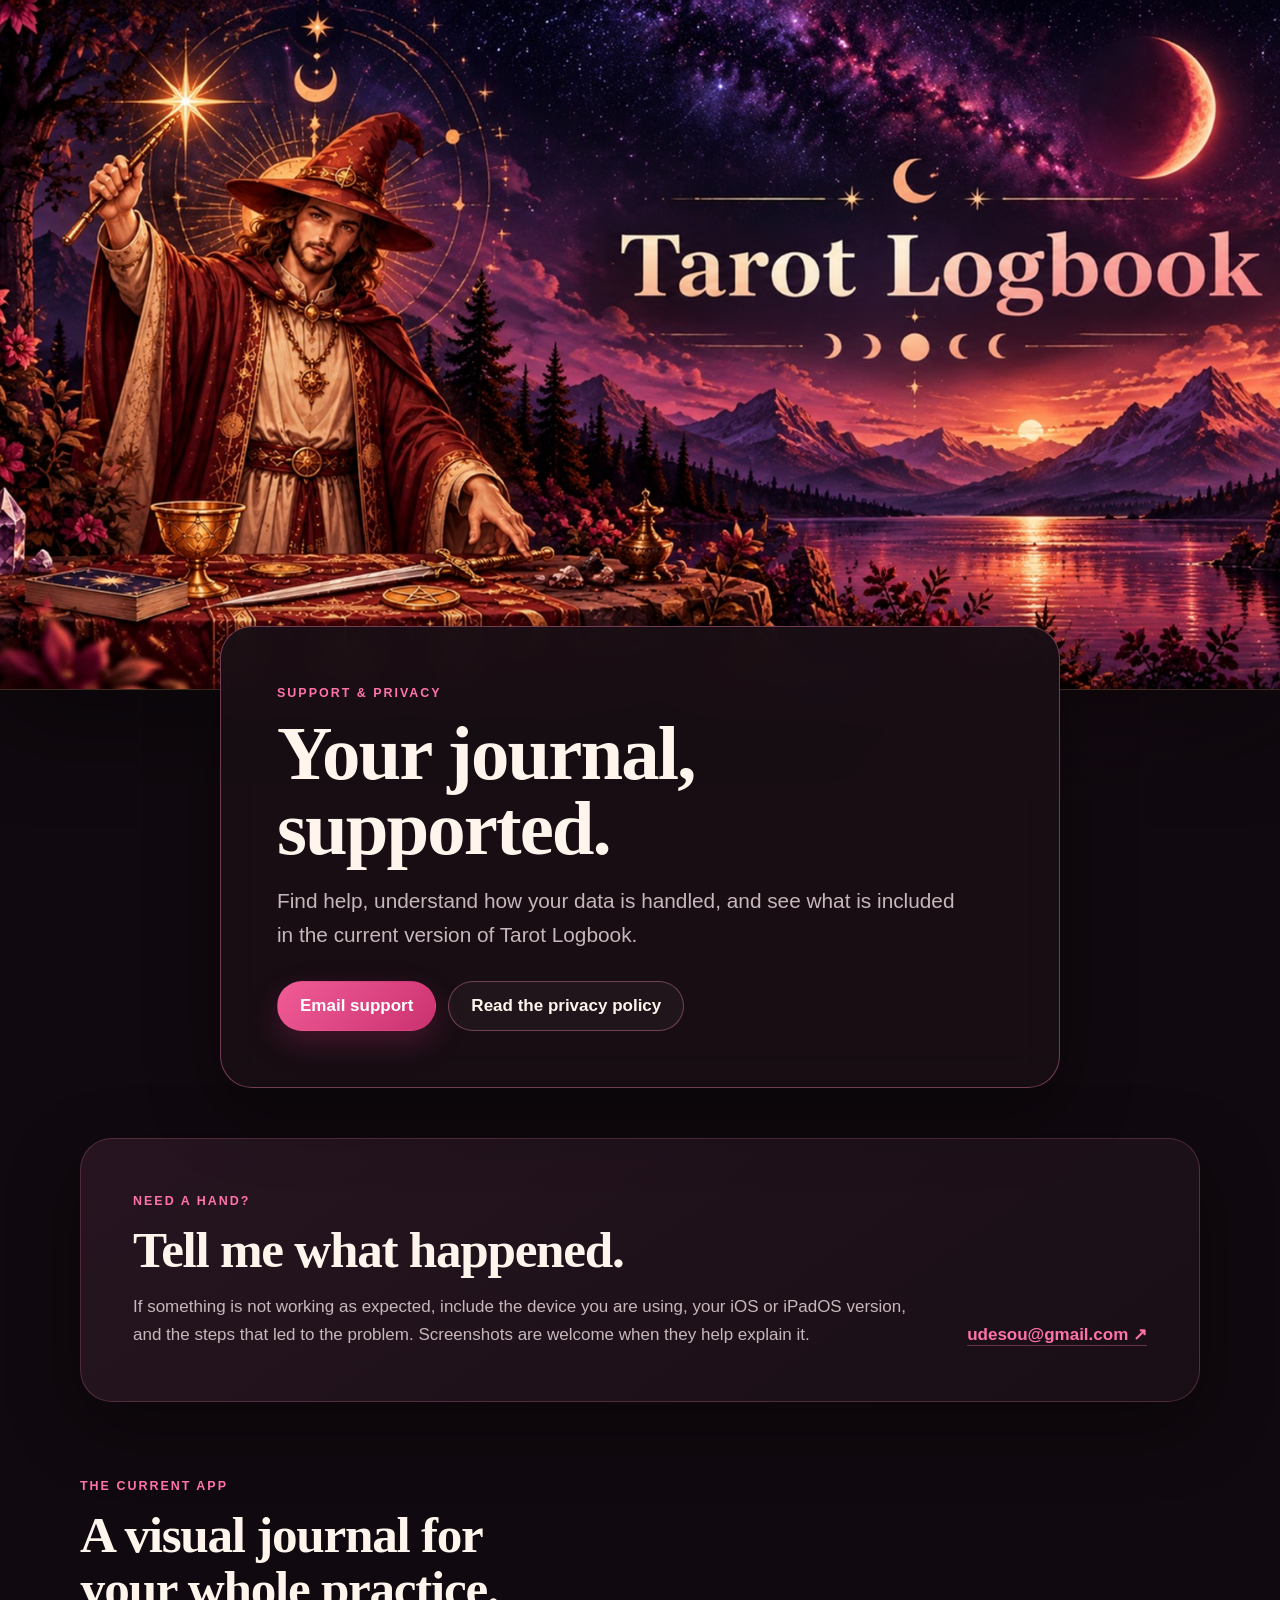
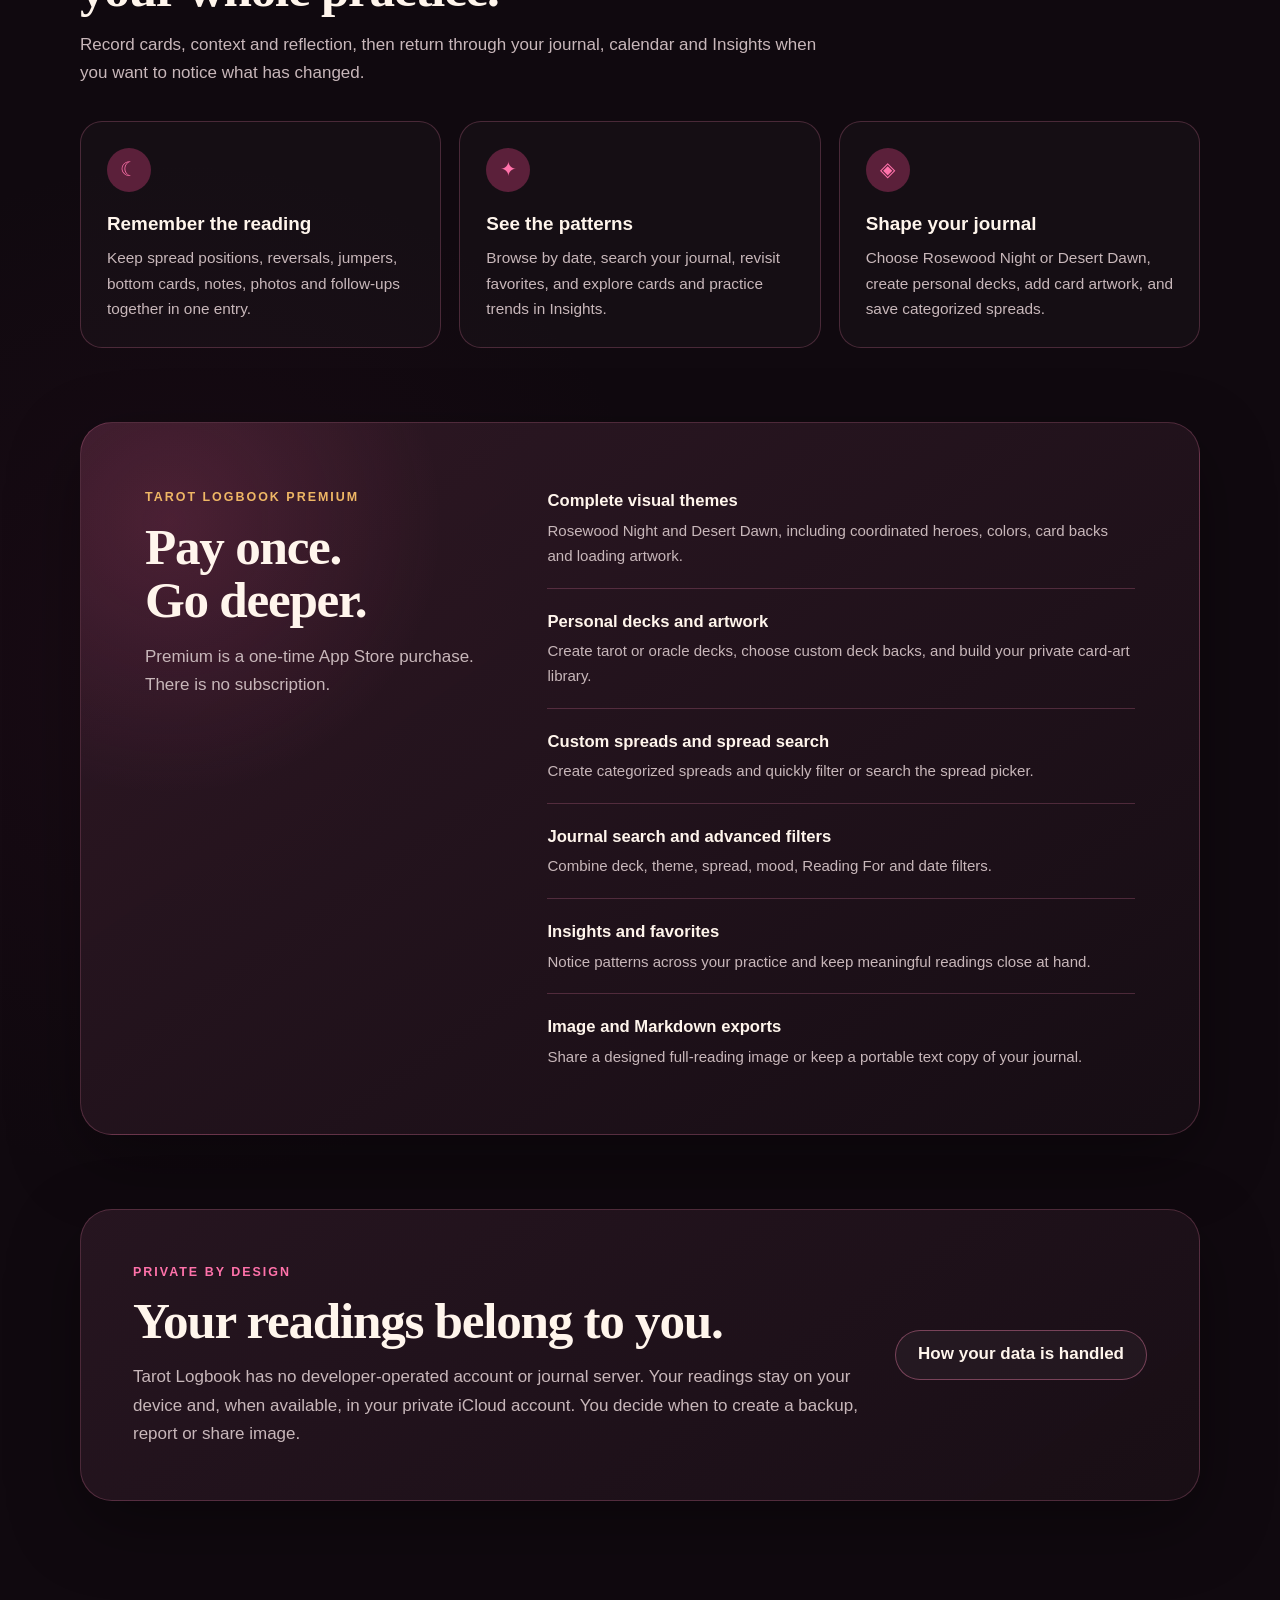
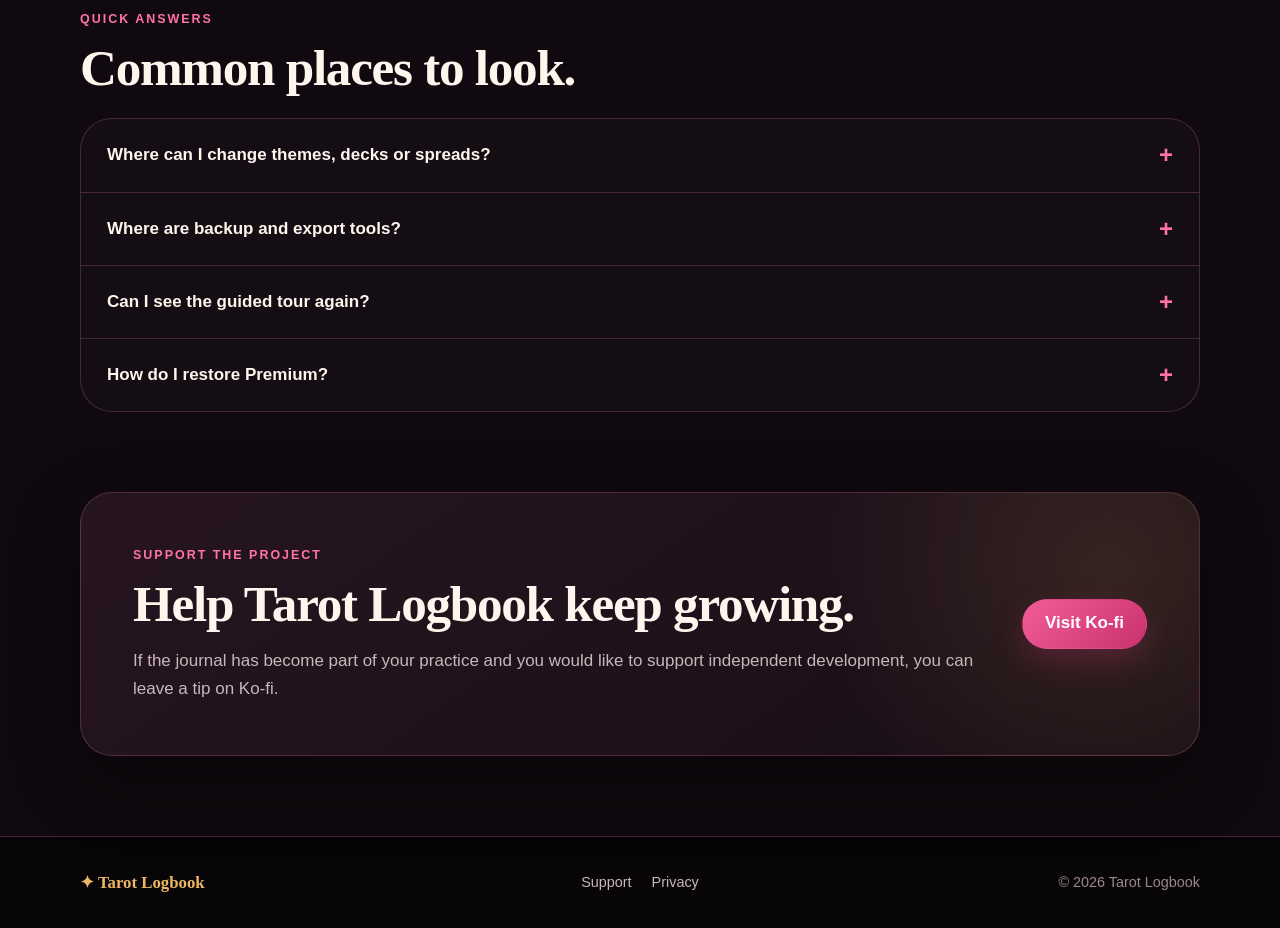
<file: index.html>
<!doctype html>
<html lang="en">
<head>
  <meta charset="utf-8">
  <meta name="viewport" content="width=device-width, initial-scale=1">
  <meta name="theme-color" content="#10090f">
  <meta name="description" content="Support, privacy information, and current features for Tarot Logbook, a private tarot journal for iPhone and iPad.">
  <meta property="og:title" content="Tarot Logbook Support">
  <meta property="og:description" content="Help for your journal, current features, and clear information about how your reading data is handled.">
  <meta property="og:image" content="https://udesou.info/tarot-logbook-support/assets/tarot-logbook-header.jpg">
  <meta property="og:type" content="website">
  <title>Tarot Logbook Support</title>
  <link rel="stylesheet" href="styles.css">
</head>
<body>
  <a class="skip-link" href="#main-content">Skip to content</a>

  <header class="site-hero">
    <img
      class="site-hero__art"
      src="assets/tarot-logbook-header.jpg"
      alt="A tarot reader in a rose-covered mountain landscape beneath a crescent moon and the title Tarot Logbook"
      width="3840"
      height="1646"
      fetchpriority="high"
    >
    <div class="page-shell hero-intro">
      <p class="eyebrow">Support &amp; privacy</p>
      <h1>Your journal, supported.</h1>
      <p class="hero-lede">Find help, understand how your data is handled, and see what is included in the current version of Tarot Logbook.</p>
      <div class="button-row">
        <a class="button button--primary" href="mailto:udesou@gmail.com?subject=Tarot%20Logbook%20Support">Email support</a>
        <a class="button button--secondary" href="privacy.html">Read the privacy policy</a>
      </div>
    </div>
  </header>

  <main id="main-content" class="page-shell main-content">
    <section class="feature-card feature-card--support" aria-labelledby="support-title">
      <div>
        <p class="eyebrow">Need a hand?</p>
        <h2 id="support-title">Tell me what happened.</h2>
        <p>If something is not working as expected, include the device you are using, your iOS or iPadOS version, and the steps that led to the problem. Screenshots are welcome when they help explain it.</p>
      </div>
      <a class="text-link" href="mailto:udesou@gmail.com?subject=Tarot%20Logbook%20Support">udesou@gmail.com <span aria-hidden="true">↗</span></a>
    </section>

    <section class="section-block" aria-labelledby="about-title">
      <div class="section-heading">
        <p class="eyebrow">The current app</p>
        <h2 id="about-title">A visual journal for your whole practice.</h2>
        <p>Record cards, context and reflection, then return through your journal, calendar and Insights when you want to notice what has changed.</p>
      </div>

      <div class="three-column-grid">
        <article class="mini-card">
          <span class="mini-card__mark" aria-hidden="true">☾</span>
          <h3>Remember the reading</h3>
          <p>Keep spread positions, reversals, jumpers, bottom cards, notes, photos and follow-ups together in one entry.</p>
        </article>
        <article class="mini-card">
          <span class="mini-card__mark" aria-hidden="true">✦</span>
          <h3>See the patterns</h3>
          <p>Browse by date, search your journal, revisit favorites, and explore cards and practice trends in Insights.</p>
        </article>
        <article class="mini-card">
          <span class="mini-card__mark" aria-hidden="true">◈</span>
          <h3>Shape your journal</h3>
          <p>Choose Rosewood Night or Desert Dawn, create personal decks, add card artwork, and save categorized spreads.</p>
        </article>
      </div>
    </section>

    <section class="premium-panel" aria-labelledby="premium-title">
      <div class="premium-panel__intro">
        <p class="eyebrow eyebrow--gold">Tarot Logbook Premium</p>
        <h2 id="premium-title">Pay once. Go deeper.</h2>
        <p>Premium is a one-time App Store purchase. There is no subscription.</p>
      </div>
      <ul class="premium-list">
        <li><strong>Complete visual themes</strong><span>Rosewood Night and Desert Dawn, including coordinated heroes, colors, card backs and loading artwork.</span></li>
        <li><strong>Personal decks and artwork</strong><span>Create tarot or oracle decks, choose custom deck backs, and build your private card-art library.</span></li>
        <li><strong>Custom spreads and spread search</strong><span>Create categorized spreads and quickly filter or search the spread picker.</span></li>
        <li><strong>Journal search and advanced filters</strong><span>Combine deck, theme, spread, mood, Reading For and date filters.</span></li>
        <li><strong>Insights and favorites</strong><span>Notice patterns across your practice and keep meaningful readings close at hand.</span></li>
        <li><strong>Image and Markdown exports</strong><span>Share a designed full-reading image or keep a portable text copy of your journal.</span></li>
      </ul>
    </section>

    <section class="section-block" aria-labelledby="privacy-title">
      <div class="split-panel">
        <div>
          <p class="eyebrow">Private by design</p>
          <h2 id="privacy-title">Your readings belong to you.</h2>
          <p>Tarot Logbook has no developer-operated account or journal server. Your readings stay on your device and, when available, in your private iCloud account. You decide when to create a backup, report or share image.</p>
        </div>
        <a class="button button--secondary" href="privacy.html">How your data is handled</a>
      </div>
    </section>

    <section class="section-block" aria-labelledby="faq-title">
      <div class="section-heading section-heading--compact">
        <p class="eyebrow">Quick answers</p>
        <h2 id="faq-title">Common places to look.</h2>
      </div>
      <div class="faq-list">
        <details>
          <summary>Where can I change themes, decks or spreads?</summary>
          <p>Open <strong>More</strong>, choose <strong>Customize Journal</strong>, then select Themes, Decks or Spreads.</p>
        </details>
        <details>
          <summary>Where are backup and export tools?</summary>
          <p>Open <strong>More</strong>, then <strong>Data &amp; Backup</strong>. You can import or export a backup, replace the journal from a backup, and create a Markdown report.</p>
        </details>
        <details>
          <summary>Can I see the guided tour again?</summary>
          <p>Yes. Open <strong>More</strong>, choose <strong>Help</strong>, then <strong>Quick Tour</strong>.</p>
        </details>
        <details>
          <summary>How do I restore Premium?</summary>
          <p>Open <strong>More</strong>, choose <strong>Tarot Logbook Premium</strong>, then use <strong>Restore Purchases</strong>. Make sure the device is signed into the Apple Account used for the original purchase.</p>
        </details>
      </div>
    </section>

    <section class="support-strip" aria-labelledby="support-project-title">
      <div>
        <p class="eyebrow">Support the project</p>
        <h2 id="support-project-title">Help Tarot Logbook keep growing.</h2>
        <p>If the journal has become part of your practice and you would like to support independent development, you can leave a tip on Ko-fi.</p>
      </div>
      <a class="button button--primary" href="https://ko-fi.com/tarot_logbook" rel="noopener noreferrer">Visit Ko-fi</a>
    </section>
  </main>

  <footer class="site-footer">
    <div class="page-shell site-footer__inner">
      <p><span aria-hidden="true">✦</span> Tarot Logbook</p>
      <nav aria-label="Footer">
        <a href="mailto:udesou@gmail.com?subject=Tarot%20Logbook%20Support">Support</a>
        <a href="privacy.html">Privacy</a>
      </nav>
      <p class="site-footer__copyright">© 2026 Tarot Logbook</p>
    </div>
  </footer>
</body>
</html>
</file>
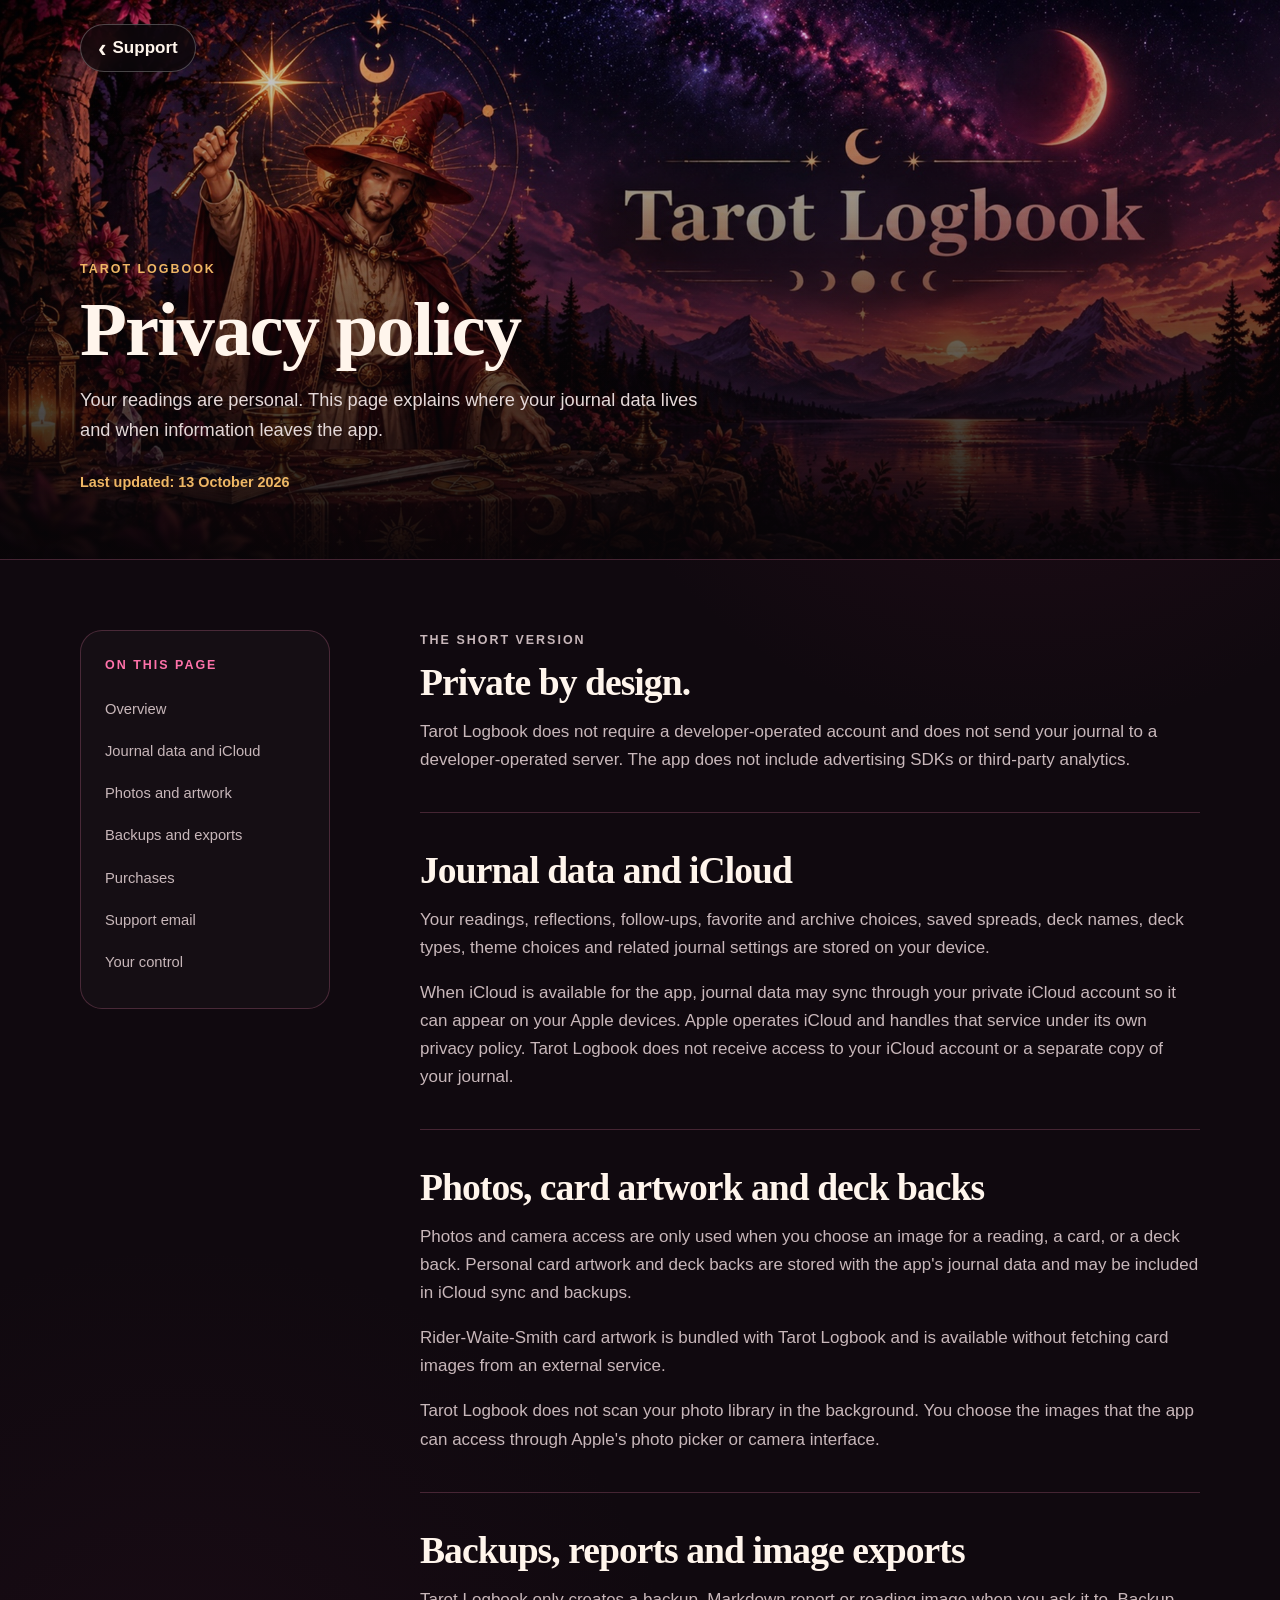
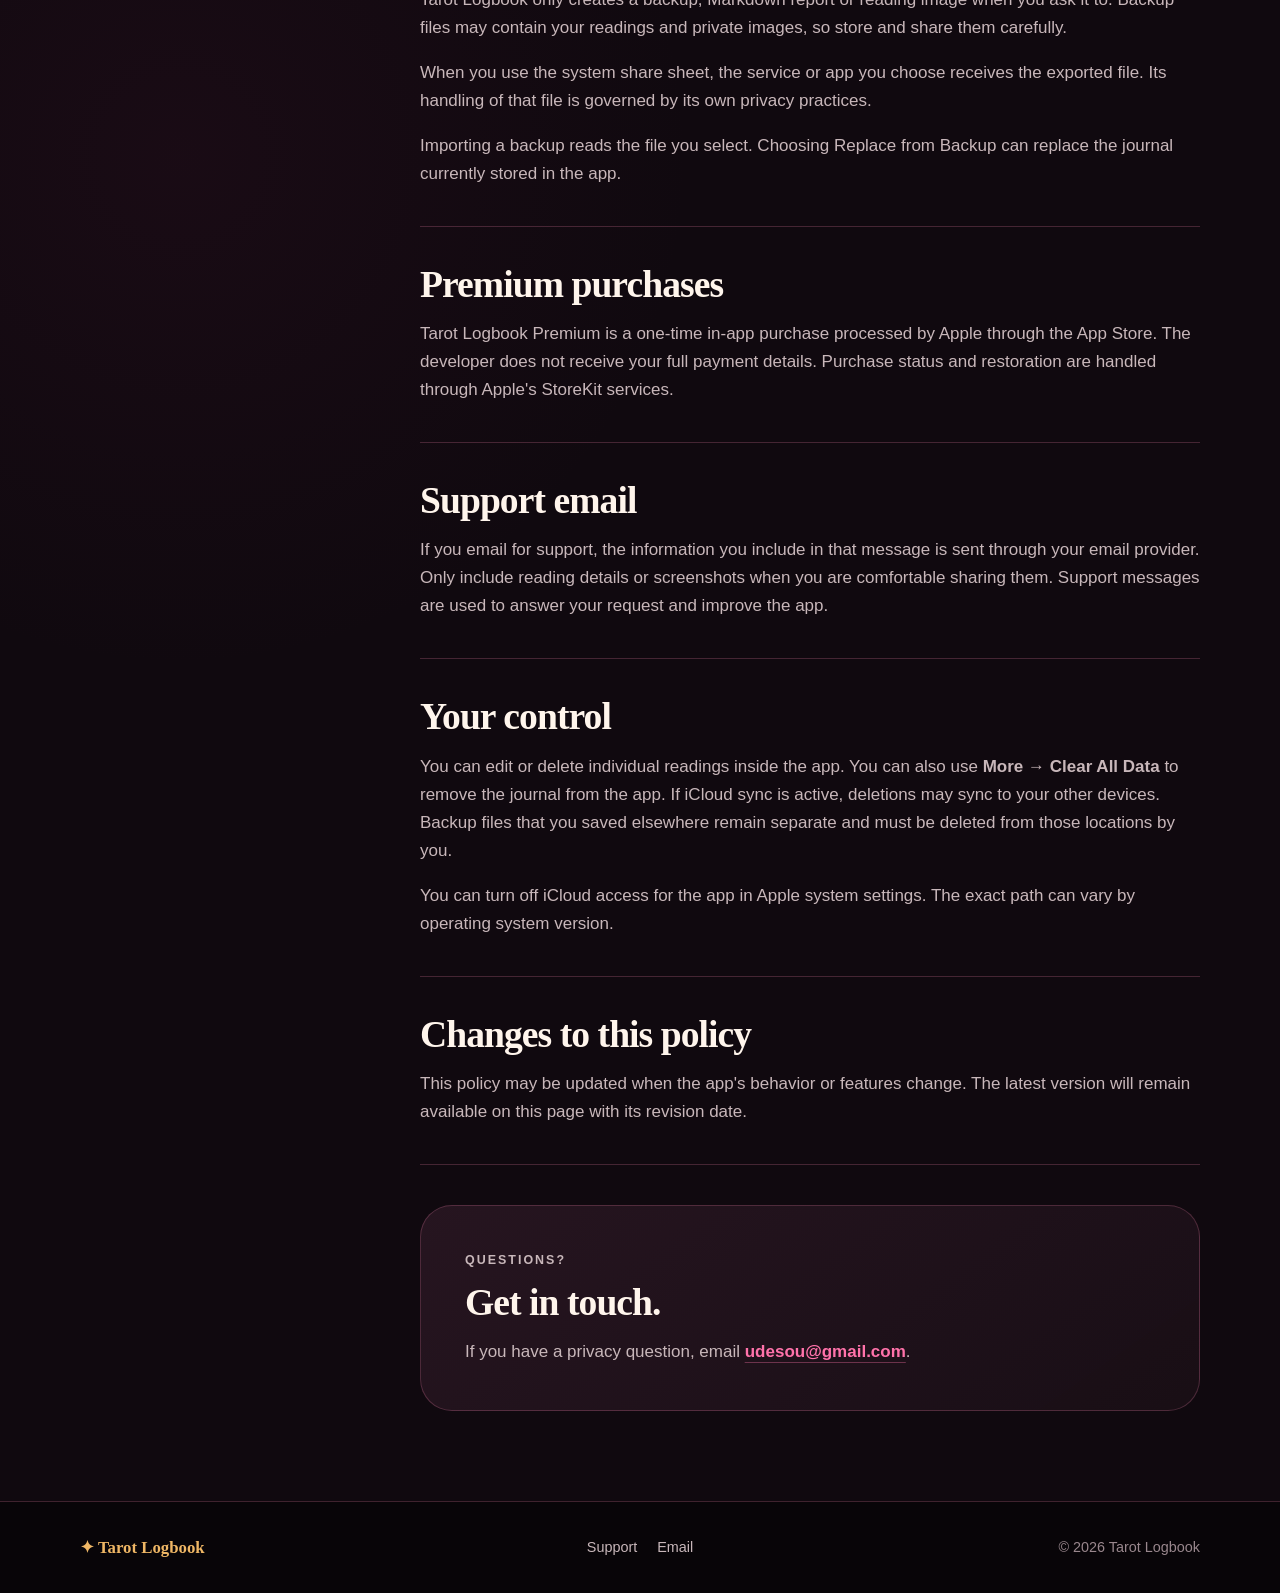
<file: privacy.html>
<!doctype html>
<html lang="en">
<head>
  <meta charset="utf-8">
  <meta name="viewport" content="width=device-width, initial-scale=1">
  <meta name="theme-color" content="#10090f">
  <meta name="description" content="Privacy policy for Tarot Logbook, including local storage, private iCloud sync, photos, backups, exports, and App Store purchases.">
  <title>Privacy Policy | Tarot Logbook</title>
  <link rel="stylesheet" href="styles.css">
</head>
<body>
  <a class="skip-link" href="#main-content">Skip to content</a>

  <header class="subpage-hero">
    <a class="subpage-hero__back" href="index.html" aria-label="Back to Tarot Logbook support"><span aria-hidden="true">‹</span> Support</a>
    <div class="page-shell subpage-hero__content">
      <p class="eyebrow eyebrow--gold">Tarot Logbook</p>
      <h1>Privacy policy</h1>
      <p>Your readings are personal. This page explains where your journal data lives and when information leaves the app.</p>
      <p class="updated-date">Last updated: 13 October 2026</p>
    </div>
  </header>

  <main id="main-content" class="page-shell privacy-layout">
    <nav class="privacy-nav" aria-label="Privacy policy sections">
      <p class="eyebrow">On this page</p>
      <a href="#overview">Overview</a>
      <a href="#journal-data">Journal data and iCloud</a>
      <a href="#photos">Photos and artwork</a>
      <a href="#exports">Backups and exports</a>
      <a href="#purchases">Purchases</a>
      <a href="#support">Support email</a>
      <a href="#control">Your control</a>
    </nav>

    <article class="privacy-article">
      <section id="overview">
        <p class="eyebrow">The short version</p>
        <h2>Private by design.</h2>
        <p>Tarot Logbook does not require a developer-operated account and does not send your journal to a developer-operated server. The app does not include advertising SDKs or third-party analytics.</p>
      </section>

      <section id="journal-data">
        <h2>Journal data and iCloud</h2>
        <p>Your readings, reflections, follow-ups, favorite and archive choices, saved spreads, deck names, deck types, theme choices and related journal settings are stored on your device.</p>
        <p>When iCloud is available for the app, journal data may sync through your private iCloud account so it can appear on your Apple devices. Apple operates iCloud and handles that service under its own privacy policy. Tarot Logbook does not receive access to your iCloud account or a separate copy of your journal.</p>
      </section>

      <section id="photos">
        <h2>Photos, card artwork and deck backs</h2>
        <p>Photos and camera access are only used when you choose an image for a reading, a card, or a deck back. Personal card artwork and deck backs are stored with the app's journal data and may be included in iCloud sync and backups.</p>
        <p>Rider-Waite-Smith card artwork is bundled with Tarot Logbook and is available without fetching card images from an external service.</p>
        <p>Tarot Logbook does not scan your photo library in the background. You choose the images that the app can access through Apple's photo picker or camera interface.</p>
      </section>

      <section id="exports">
        <h2>Backups, reports and image exports</h2>
        <p>Tarot Logbook only creates a backup, Markdown report or reading image when you ask it to. Backup files may contain your readings and private images, so store and share them carefully.</p>
        <p>When you use the system share sheet, the service or app you choose receives the exported file. Its handling of that file is governed by its own privacy practices.</p>
        <p>Importing a backup reads the file you select. Choosing Replace from Backup can replace the journal currently stored in the app.</p>
      </section>

      <section id="purchases">
        <h2>Premium purchases</h2>
        <p>Tarot Logbook Premium is a one-time in-app purchase processed by Apple through the App Store. The developer does not receive your full payment details. Purchase status and restoration are handled through Apple's StoreKit services.</p>
      </section>

      <section id="support">
        <h2>Support email</h2>
        <p>If you email for support, the information you include in that message is sent through your email provider. Only include reading details or screenshots when you are comfortable sharing them. Support messages are used to answer your request and improve the app.</p>
      </section>

      <section id="control">
        <h2>Your control</h2>
        <p>You can edit or delete individual readings inside the app. You can also use <strong>More → Clear All Data</strong> to remove the journal from the app. If iCloud sync is active, deletions may sync to your other devices. Backup files that you saved elsewhere remain separate and must be deleted from those locations by you.</p>
        <p>You can turn off iCloud access for the app in Apple system settings. The exact path can vary by operating system version.</p>
      </section>

      <section>
        <h2>Changes to this policy</h2>
        <p>This policy may be updated when the app's behavior or features change. The latest version will remain available on this page with its revision date.</p>
      </section>

      <section class="privacy-contact">
        <p class="eyebrow">Questions?</p>
        <h2>Get in touch.</h2>
        <p>If you have a privacy question, email <a class="text-link" href="mailto:udesou@gmail.com?subject=Tarot%20Logbook%20Privacy">udesou@gmail.com</a>.</p>
      </section>
    </article>
  </main>

  <footer class="site-footer">
    <div class="page-shell site-footer__inner">
      <p><span aria-hidden="true">✦</span> Tarot Logbook</p>
      <nav aria-label="Footer">
        <a href="index.html">Support</a>
        <a href="mailto:udesou@gmail.com?subject=Tarot%20Logbook%20Privacy">Email</a>
      </nav>
      <p class="site-footer__copyright">© 2026 Tarot Logbook</p>
    </div>
  </footer>
</body>
</html>
</file>
<file: styles.css>
:root {
  color-scheme: dark;
  --page: #10090f;
  --page-deep: #080508;
  --surface: #1b1118;
  --surface-raised: #24151e;
  --text: #fff5ec;
  --muted: #c8b7ba;
  --quiet: #99878d;
  --pink: #e4518c;
  --pink-bright: #ff72aa;
  --pink-soft: #5b203a;
  --gold: #efb765;
  --line: rgba(238, 126, 169, 0.24);
  --line-strong: rgba(238, 126, 169, 0.42);
  --shadow: 0 24px 70px rgba(0, 0, 0, 0.34);
  --radius-lg: 32px;
  --radius-md: 22px;
  --serif: Iowan Old Style, Baskerville, Georgia, Times New Roman, serif;
  --sans: -apple-system, BlinkMacSystemFont, "SF Pro Text", "Segoe UI", sans-serif;
}

* {
  box-sizing: border-box;
}

html {
  scroll-behavior: smooth;
}

body {
  margin: 0;
  min-width: 320px;
  background:
    radial-gradient(circle at 80% 8%, rgba(125, 29, 69, 0.18), transparent 30rem),
    radial-gradient(circle at 14% 55%, rgba(94, 27, 63, 0.12), transparent 32rem),
    var(--page);
  color: var(--text);
  font-family: var(--sans);
  font-size: 17px;
  line-height: 1.65;
  -webkit-font-smoothing: antialiased;
}

img {
  max-width: 100%;
  display: block;
}

a {
  color: inherit;
}

h1,
h2,
h3,
p {
  margin-top: 0;
}

h1,
h2,
h3 {
  text-wrap: balance;
}

h1,
h2 {
  font-family: var(--serif);
  letter-spacing: -0.025em;
}

h1 {
  margin-bottom: 18px;
  font-size: clamp(2.6rem, 6vw, 5rem);
  line-height: 0.98;
}

h2 {
  margin-bottom: 16px;
  font-size: clamp(2rem, 4vw, 3.35rem);
  line-height: 1.04;
}

h3 {
  margin-bottom: 10px;
  font-size: 1.18rem;
  line-height: 1.25;
}

p:last-child {
  margin-bottom: 0;
}

.skip-link {
  position: fixed;
  z-index: 100;
  top: 12px;
  left: 12px;
  padding: 10px 16px;
  border-radius: 999px;
  background: var(--text);
  color: var(--page);
  font-weight: 700;
  transform: translateY(-160%);
  transition: transform 160ms ease;
}

.skip-link:focus {
  transform: translateY(0);
}

.page-shell {
  width: min(1120px, calc(100% - 40px));
  margin-inline: auto;
}

.site-hero {
  padding-bottom: 50px;
}

.site-hero__art {
  width: 100%;
  max-height: 690px;
  object-fit: cover;
  object-position: center;
  border-bottom: 1px solid rgba(240, 183, 101, 0.2);
  box-shadow: 0 30px 90px rgba(0, 0, 0, 0.38);
}

.hero-intro {
  position: relative;
  z-index: 1;
  max-width: 840px;
  margin-top: -64px;
  padding: clamp(28px, 5vw, 56px);
  border: 1px solid var(--line-strong);
  border-radius: var(--radius-lg);
  background: rgba(24, 14, 21, 0.94);
  box-shadow: var(--shadow);
  backdrop-filter: blur(18px);
}

.hero-lede {
  max-width: 680px;
  margin-bottom: 28px;
  color: var(--muted);
  font-size: clamp(1.08rem, 2.1vw, 1.3rem);
}

.eyebrow {
  margin-bottom: 12px;
  color: var(--pink-bright);
  font-size: 0.78rem;
  font-weight: 800;
  letter-spacing: 0.16em;
  text-transform: uppercase;
}

.eyebrow--gold {
  color: var(--gold);
}

.button-row {
  display: flex;
  flex-wrap: wrap;
  gap: 12px;
}

.button {
  display: inline-flex;
  min-height: 50px;
  align-items: center;
  justify-content: center;
  padding: 12px 22px;
  border: 1px solid transparent;
  border-radius: 999px;
  font-weight: 750;
  line-height: 1.2;
  text-align: center;
  text-decoration: none;
  transition: transform 160ms ease, border-color 160ms ease, background 160ms ease;
}

.button:hover {
  transform: translateY(-2px);
}

.button:focus-visible,
.text-link:focus-visible,
.site-footer a:focus-visible,
.privacy-nav a:focus-visible,
.subpage-hero__back:focus-visible,
summary:focus-visible {
  outline: 3px solid var(--gold);
  outline-offset: 4px;
}

.button--primary {
  background: linear-gradient(135deg, #f15c97, #ca326f);
  color: white;
  box-shadow: 0 12px 30px rgba(209, 48, 112, 0.25);
}

.button--secondary {
  border-color: var(--line-strong);
  background: rgba(255, 255, 255, 0.035);
  color: var(--text);
}

.main-content {
  display: grid;
  gap: 40px;
  padding-bottom: 80px;
}

.feature-card,
.premium-panel,
.split-panel,
.support-strip {
  border: 1px solid var(--line);
  border-radius: var(--radius-lg);
  background: linear-gradient(145deg, rgba(41, 23, 34, 0.9), rgba(25, 15, 22, 0.94));
  box-shadow: var(--shadow);
}

.feature-card--support {
  display: grid;
  grid-template-columns: minmax(0, 1fr) auto;
  gap: 40px;
  align-items: end;
  padding: clamp(28px, 5vw, 52px);
}

.feature-card p:not(.eyebrow),
.section-heading p:not(.eyebrow),
.premium-panel p:not(.eyebrow),
.split-panel p:not(.eyebrow),
.support-strip p:not(.eyebrow) {
  color: var(--muted);
}

.text-link {
  color: var(--pink-bright);
  font-weight: 750;
  text-decoration-color: rgba(255, 114, 170, 0.35);
  text-underline-offset: 5px;
}

.section-block {
  padding-block: 34px;
}

.section-heading {
  max-width: 760px;
  margin-bottom: 34px;
}

.section-heading--compact {
  margin-bottom: 24px;
}

.three-column-grid {
  display: grid;
  grid-template-columns: repeat(3, minmax(0, 1fr));
  gap: 18px;
}

.mini-card {
  padding: 26px;
  border: 1px solid var(--line);
  border-radius: var(--radius-md);
  background: rgba(255, 255, 255, 0.025);
}

.mini-card__mark {
  display: grid;
  width: 44px;
  height: 44px;
  margin-bottom: 20px;
  place-items: center;
  border-radius: 50%;
  background: var(--pink-soft);
  color: var(--pink-bright);
  font-size: 1.25rem;
}

.mini-card p {
  margin-bottom: 0;
  color: var(--muted);
  font-size: 0.96rem;
}

.premium-panel {
  display: grid;
  grid-template-columns: minmax(260px, 0.72fr) minmax(0, 1.28fr);
  gap: clamp(30px, 6vw, 72px);
  padding: clamp(30px, 6vw, 64px);
  background:
    radial-gradient(circle at 8% 14%, rgba(229, 81, 140, 0.17), transparent 17rem),
    linear-gradient(145deg, rgba(48, 25, 38, 0.94), rgba(22, 13, 20, 0.98));
}

.premium-panel__intro {
  align-self: start;
  position: sticky;
  top: 30px;
}

.premium-list {
  display: grid;
  gap: 0;
  margin: 0;
  padding: 0;
  list-style: none;
}

.premium-list li {
  display: grid;
  gap: 4px;
  padding: 19px 0;
  border-bottom: 1px solid var(--line);
}

.premium-list li:first-child {
  padding-top: 0;
}

.premium-list li:last-child {
  padding-bottom: 0;
  border-bottom: 0;
}

.premium-list strong {
  color: var(--text);
  font-size: 1.04rem;
}

.premium-list span {
  color: var(--muted);
  font-size: 0.94rem;
}

.split-panel,
.support-strip {
  display: grid;
  grid-template-columns: minmax(0, 1fr) auto;
  gap: 36px;
  align-items: center;
  padding: clamp(28px, 5vw, 52px);
}

.faq-list {
  overflow: hidden;
  border: 1px solid var(--line);
  border-radius: var(--radius-lg);
  background: rgba(255, 255, 255, 0.02);
}

.faq-list details + details {
  border-top: 1px solid var(--line);
}

.faq-list summary {
  position: relative;
  padding: 22px 58px 22px 26px;
  cursor: pointer;
  font-weight: 720;
  list-style: none;
}

.faq-list summary::-webkit-details-marker {
  display: none;
}

.faq-list summary::after {
  content: "+";
  position: absolute;
  top: 50%;
  right: 26px;
  color: var(--pink-bright);
  font-size: 1.5rem;
  transform: translateY(-50%);
}

.faq-list details[open] summary::after {
  content: "−";
}

.faq-list details p {
  max-width: 780px;
  padding: 0 26px 24px;
  color: var(--muted);
}

.support-strip {
  margin-top: 6px;
  background:
    radial-gradient(circle at 92% 30%, rgba(239, 183, 101, 0.12), transparent 18rem),
    linear-gradient(145deg, rgba(41, 23, 34, 0.9), rgba(25, 15, 22, 0.94));
}

.site-footer {
  border-top: 1px solid var(--line);
  background: var(--page-deep);
}

.site-footer__inner {
  display: grid;
  grid-template-columns: 1fr auto 1fr;
  gap: 24px;
  align-items: center;
  padding-block: 32px;
  color: var(--quiet);
  font-size: 0.9rem;
}

.site-footer__inner p {
  margin: 0;
}

.site-footer__inner > p:first-child {
  color: var(--gold);
  font-family: var(--serif);
  font-size: 1.05rem;
  font-weight: 700;
}

.site-footer nav {
  display: flex;
  gap: 20px;
}

.site-footer a {
  color: var(--muted);
  text-decoration: none;
}

.site-footer__copyright {
  justify-self: end;
}

.subpage-hero {
  position: relative;
  min-height: 560px;
  display: grid;
  align-items: end;
  overflow: hidden;
  border-bottom: 1px solid var(--line);
  background:
    linear-gradient(180deg, rgba(8, 5, 8, 0.12), rgba(8, 5, 8, 0.94)),
    url("assets/tarot-logbook-header.jpg") center / cover no-repeat;
}

.subpage-hero__back {
  position: absolute;
  z-index: 1;
  top: 24px;
  left: max(20px, calc((100% - 1120px) / 2));
  display: inline-flex;
  min-height: 46px;
  align-items: center;
  gap: 6px;
  padding: 9px 17px;
  border: 1px solid rgba(255, 255, 255, 0.25);
  border-radius: 999px;
  background: rgba(12, 8, 11, 0.65);
  font-weight: 700;
  text-decoration: none;
  backdrop-filter: blur(12px);
}

.subpage-hero__back span {
  font-size: 1.6rem;
  line-height: 0;
}

.subpage-hero__content {
  padding-block: 130px 64px;
}

.subpage-hero__content > p:not(.eyebrow):not(.updated-date) {
  max-width: 650px;
  color: #e4d8d8;
  font-size: 1.14rem;
}

.updated-date {
  margin-top: 26px;
  color: var(--gold);
  font-size: 0.9rem;
  font-weight: 700;
}

.privacy-layout {
  display: grid;
  grid-template-columns: 250px minmax(0, 1fr);
  gap: clamp(40px, 8vw, 90px);
  padding-block: 70px 90px;
}

.privacy-nav {
  align-self: start;
  position: sticky;
  top: 24px;
  display: grid;
  padding: 24px;
  border: 1px solid var(--line);
  border-radius: var(--radius-md);
  background: rgba(255, 255, 255, 0.025);
}

.privacy-nav a {
  padding: 9px 0;
  color: var(--muted);
  font-size: 0.92rem;
  text-decoration: none;
}

.privacy-nav a:hover {
  color: var(--pink-bright);
}

.privacy-article {
  min-width: 0;
}

.privacy-article section {
  scroll-margin-top: 30px;
  padding: 0 0 38px;
  border-bottom: 1px solid var(--line);
}

.privacy-article section + section {
  padding-top: 38px;
}

.privacy-article h2 {
  font-size: clamp(1.65rem, 3vw, 2.35rem);
}

.privacy-article p,
.privacy-article li {
  color: var(--muted);
}

.privacy-contact {
  margin-top: 40px;
  padding: clamp(28px, 5vw, 44px) !important;
  border: 1px solid var(--line) !important;
  border-radius: var(--radius-lg);
  background: linear-gradient(145deg, rgba(41, 23, 34, 0.9), rgba(25, 15, 22, 0.94));
}

@media (max-width: 820px) {
  .site-hero__art {
    min-height: 390px;
    object-position: 48% center;
  }

  .hero-intro {
    margin-top: -38px;
  }

  .feature-card--support,
  .split-panel,
  .support-strip,
  .premium-panel {
    grid-template-columns: 1fr;
  }

  .premium-panel__intro {
    position: static;
  }

  .three-column-grid {
    grid-template-columns: 1fr;
  }

  .privacy-layout {
    grid-template-columns: 1fr;
  }

  .privacy-nav {
    position: static;
    grid-template-columns: repeat(2, minmax(0, 1fr));
    gap: 0 20px;
  }

  .privacy-nav .eyebrow {
    grid-column: 1 / -1;
  }
}

@media (max-width: 560px) {
  body {
    font-size: 16px;
  }

  .page-shell {
    width: min(100% - 28px, 1120px);
  }

  .site-hero {
    padding-bottom: 28px;
  }

  .site-hero__art {
    min-height: 0;
    height: auto;
    object-fit: contain;
    object-position: center;
  }

  .hero-intro {
    margin-top: -28px;
    border-radius: 24px;
  }

  .button-row,
  .button {
    width: 100%;
  }

  .main-content {
    gap: 18px;
    padding-bottom: 54px;
  }

  .section-block {
    padding-block: 24px;
  }

  .feature-card,
  .premium-panel,
  .split-panel,
  .support-strip,
  .faq-list {
    border-radius: 24px;
  }

  .site-footer__inner {
    grid-template-columns: 1fr;
    gap: 10px;
  }

  .site-footer__copyright {
    justify-self: start;
  }

  .subpage-hero {
    min-height: 520px;
    background-position: 14% center;
  }

  .subpage-hero__back {
    top: 16px;
    left: 14px;
  }

  .subpage-hero__content {
    padding-bottom: 42px;
  }

  .privacy-layout {
    gap: 46px;
    padding-block: 42px 64px;
  }

  .privacy-nav {
    grid-template-columns: 1fr;
  }
}

@media (prefers-reduced-motion: reduce) {
  html {
    scroll-behavior: auto;
  }

  *,
  *::before,
  *::after {
    transition-duration: 0.01ms !important;
  }
}
</file>
